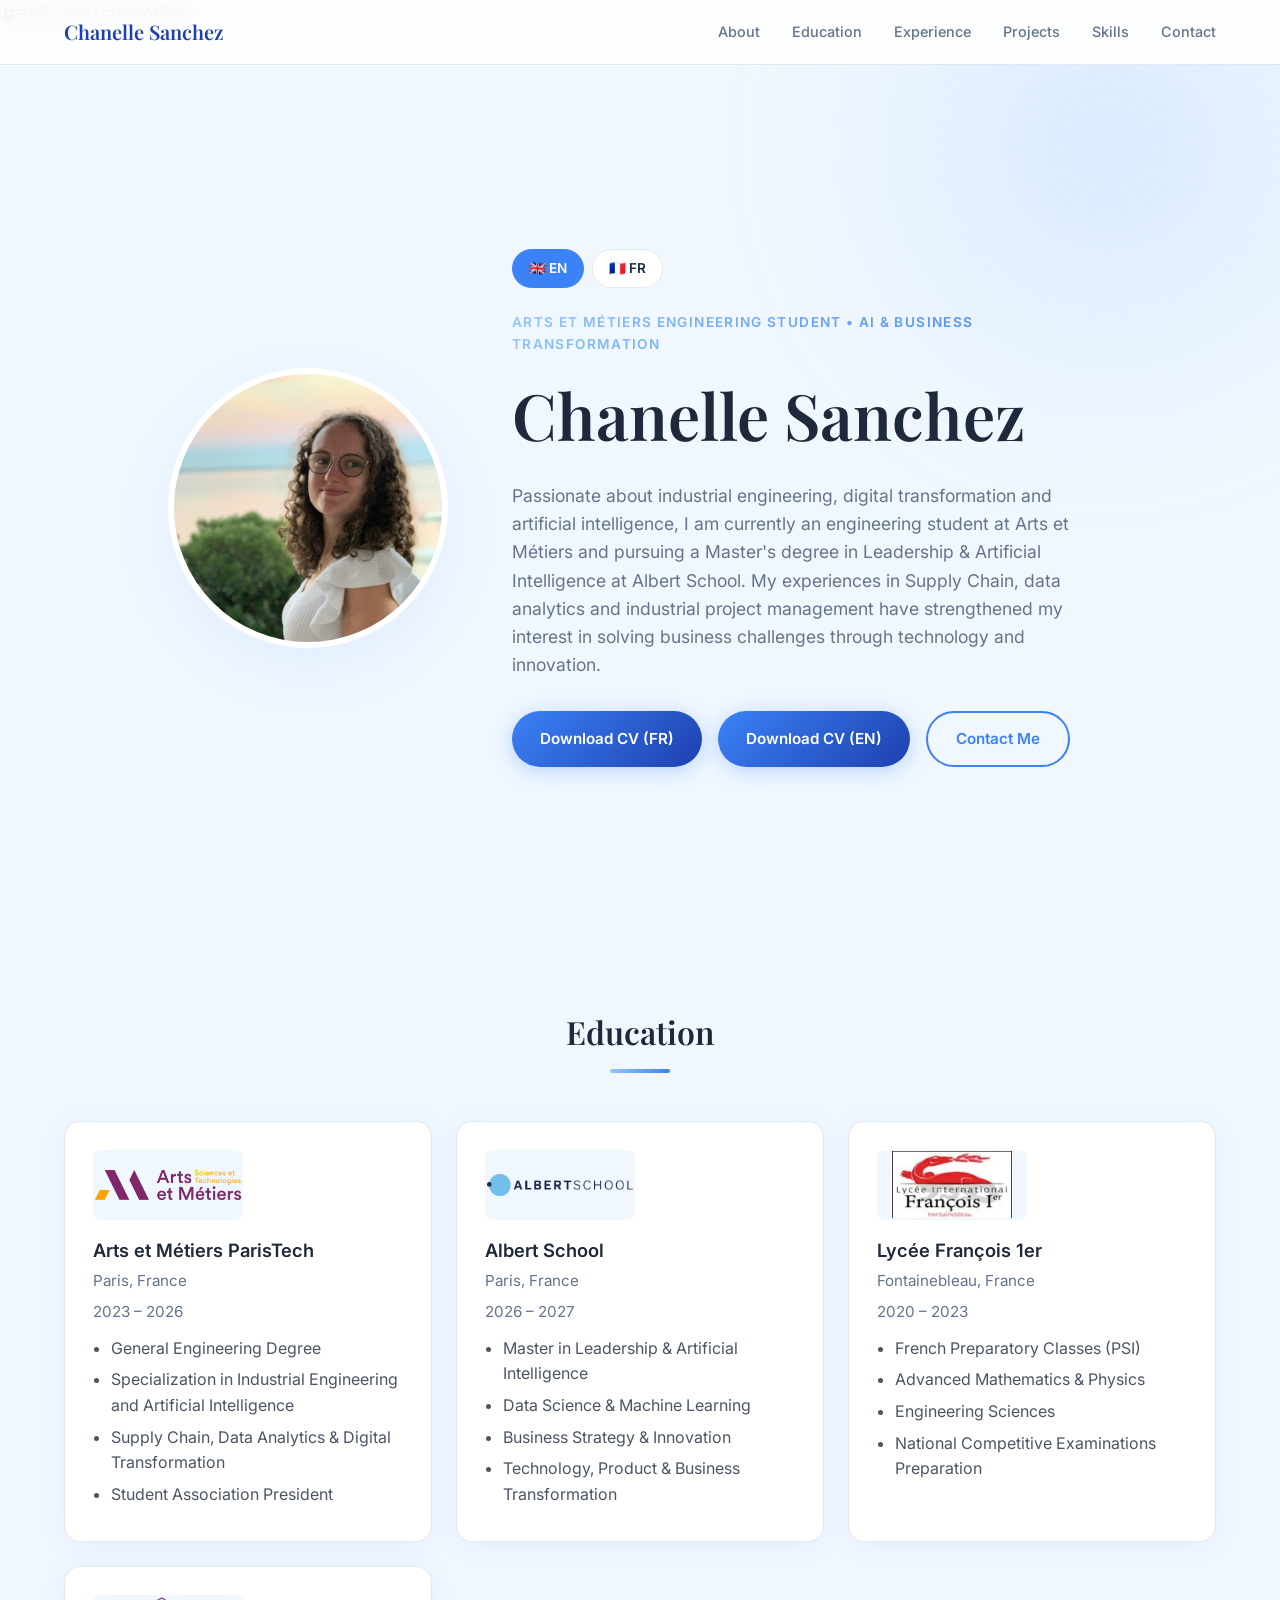
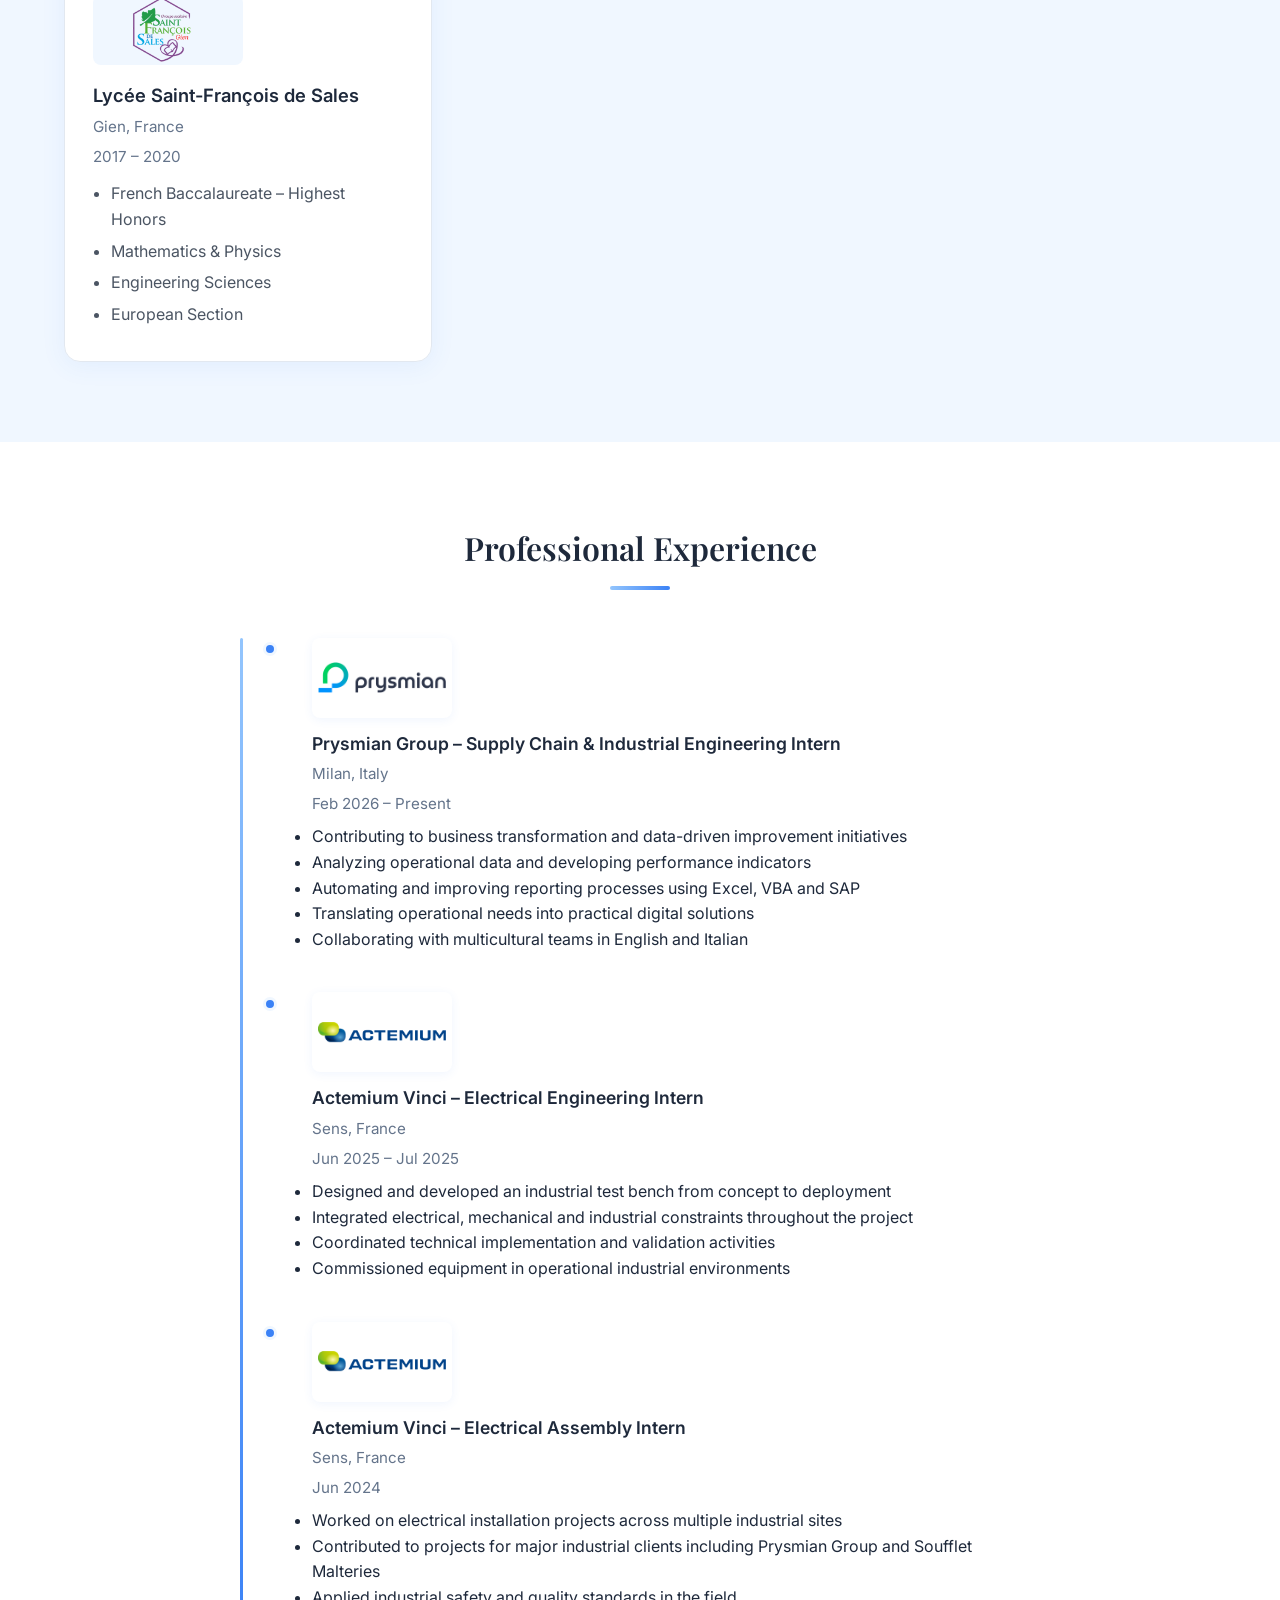
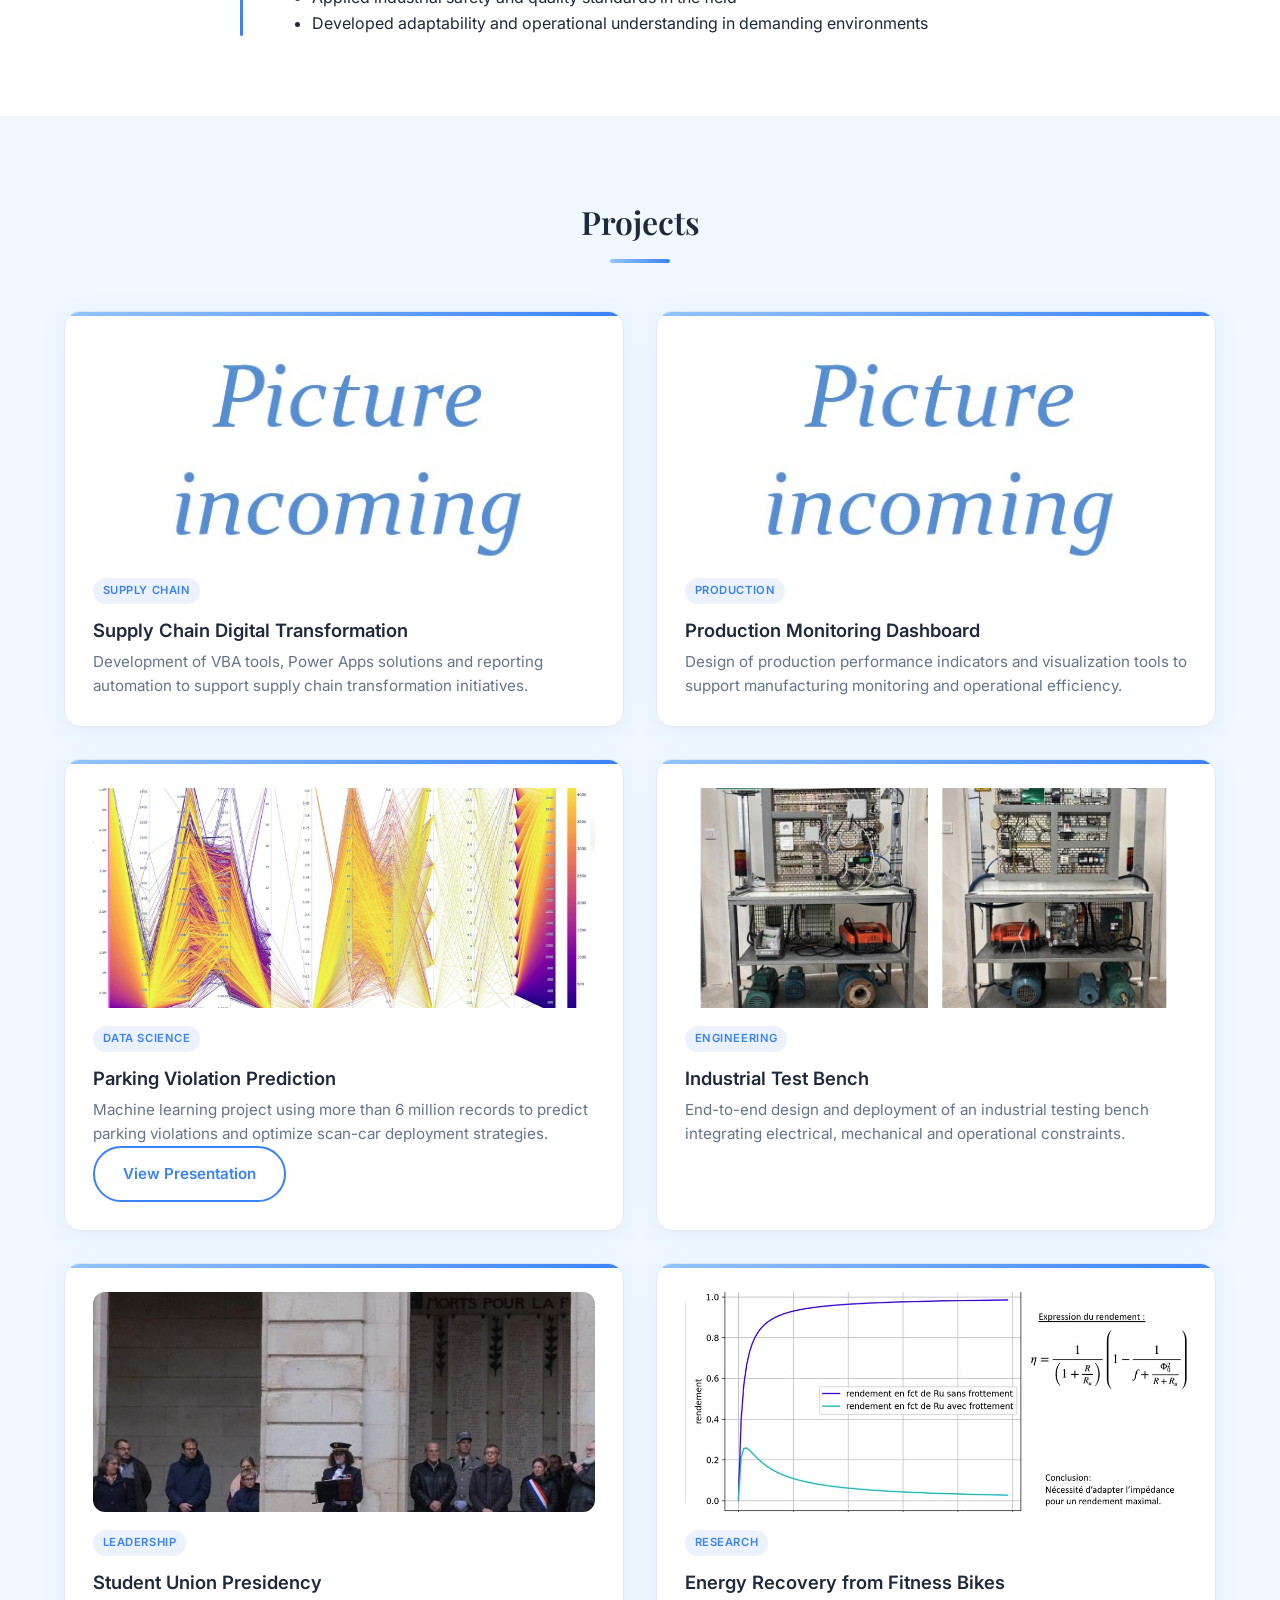
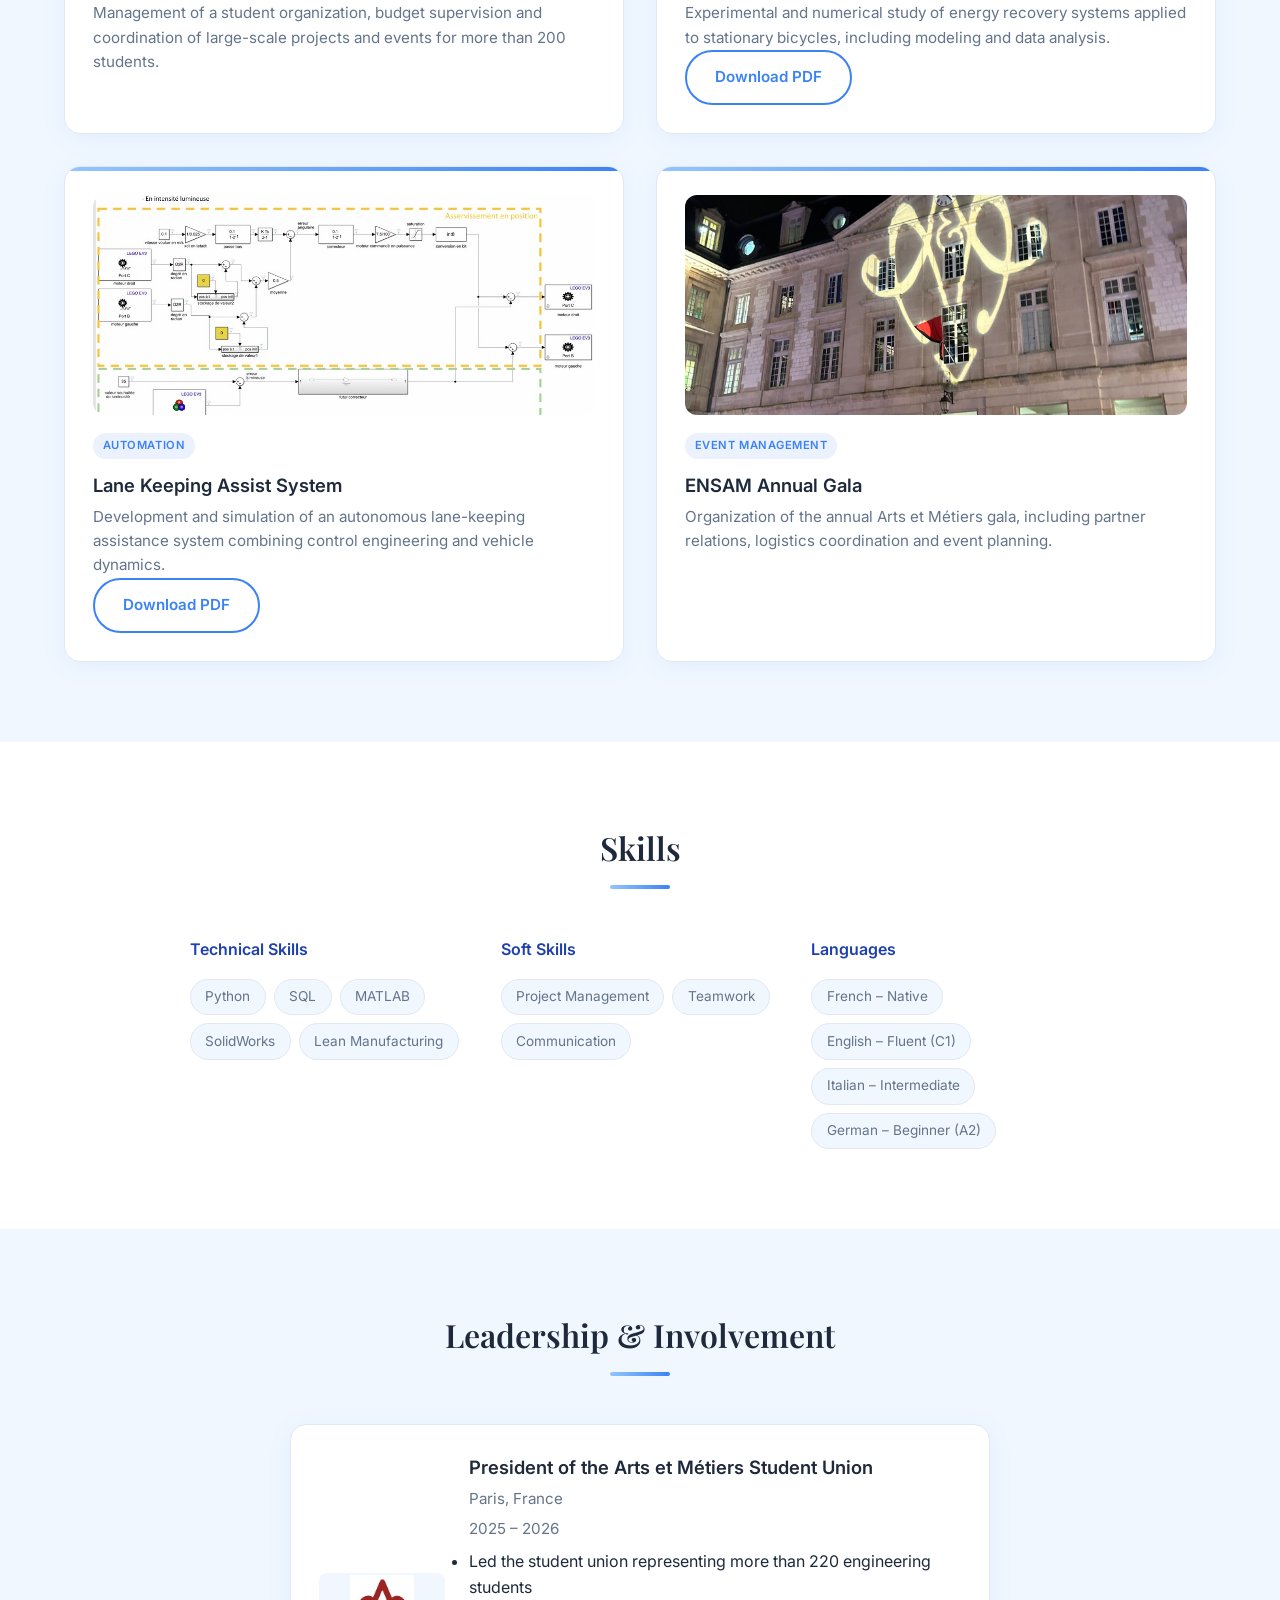
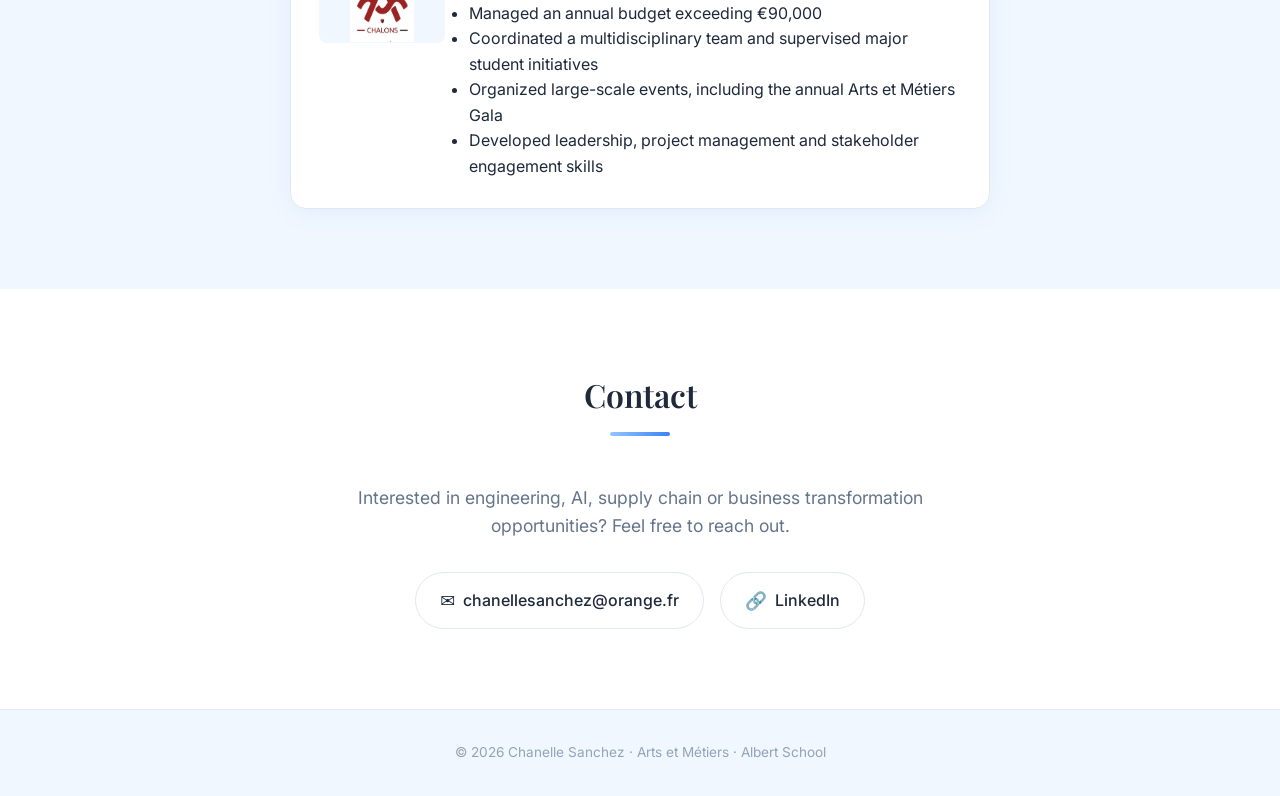
<file: index.html>
<!DOCTYPE html>
<html lang="fr">
<head>
  <meta charset="UTF-8" />
  <meta name="viewport" content="width=device-width, initial-scale=1.0" />
  <title>Chanelle Sanchez – Portfolio</title>
  <link rel="stylesheet" href="style.css" />
  
  <link rel="preconnect" href="https://fonts.googleapis.com">.gstatic.com" crossorigin>
  <link href="https://fonts.googleapis.com/css2?family=Inter:wght@400;500;600;700&family=Playfair+Display:wght@600&display=swap" rel="stylesheet">

</head>
<body>

  <!-- ========== NAVIGATION ========== -->
  <nav class="navbar">
    <div class="nav-brand">Chanelle Sanchez</div>
    <ul class="nav-links">
      <li><a href="#about">About</a></li>
      <li><a href="#education">Education</a></li>
      <li><a href="#experience">Experience</a></li>
      <li><a href="#projects">Projects</a></li>
      <li><a href="#skills">Skills</a></li>
      <li><a href="#contact">Contact</a></li>
    </ul>
    <button class="nav-toggle" aria-label="Menu">
      <span></span><span></span><span></span>
    </button>
  </nav>

  <!-- ========== HERO ========== -->
  <header class="hero" id="about">
  
    <div class="hero-content">
  
      <div class="hero-photo">
        <img src="Photo/IMG_9922.jpg" alt="Chanelle Sanchez" />
      </div>
  
      <div class="hero-text">
  
        <div class="language-switch">
  
          <a href="index.html" class="lang-btn active">
            🇬🇧 EN
          </a>
  
          <a href="fr.html" class="lang-btn">
            🇫🇷 FR
          </a>
  
        </div>
  
        <p class="hero-tagline">
          Arts et Métiers Engineering Student • AI & Business Transformation
        </p>
  
        <h1>Chanelle Sanchez</h1>
  
        <p class="hero-subtitle">
          Passionate about industrial engineering, digital transformation and artificial intelligence, I am currently an engineering student at Arts et Métiers and pursuing a Master's degree in Leadership & Artificial Intelligence at Albert School. My experiences in Supply Chain, data analytics and industrial project management have strengthened my interest in solving business challenges through technology and innovation.
        </p>
  
        <div class="hero-cta">
  
          <a href="CV/CV_Francais/CV_Chanelle_Sanchez.pdf"
             class="btn btn-primary"
             download>
            Download CV (FR)
          </a>
  
          <a href="CV/CV_Anglais/CV_Chanelle_Sanchez.pdf"
             class="btn btn-primary"
             download>
            Download CV (EN)
          </a>
  
          <a href="#contact"
             class="btn btn-outline">
            Contact Me
          </a>
  
        </div>
  
      </div>
  
    </div>
  
    <div class="hero-blob"></div>
  
  </header>

  <!-- ========== EDUCATION ========== -->
  <section class="section" id="education">
    <h2 class="section-title">Education</h2>
    <div class="card-grid">

      <article class="card">
        <div class="card-logo">
          <img src="Education/ArtsEtMetiers/logo_arts_et_metiers.png" alt="Arts et Métiers" />
        </div>
        <div class="card-body">
          <h3>Arts et Métiers ParisTech</h3>
          <p class="card-location">
            Paris, France
          </p>
          <p class="card-date">
            2023 – 2026
          </p>
          <ul class="education-list">
            <li>General Engineering Degree</li>
            <li>Specialization in Industrial Engineering and Artificial Intelligence</li>
            <li>Supply Chain, Data Analytics & Digital Transformation</li>
            <li>Student Association President</li>
          </ul>
      
        </div>
      </article>
      
      <article class="card">
        <div class="card-logo">
          <img src="Education/AlbertSchool/Logo_albertschool_bleu.png" alt="Albert School" />
        </div>
        <div class="card-body">
          <h3>Albert School</h3>
          <p class="card-location">
            Paris, France
          </p>
          <p class="card-date">
            2026 – 2027
          </p>
          <ul class="education-list">
            <li>Master in Leadership & Artificial Intelligence</li>
            <li>Data Science & Machine Learning</li>
            <li>Business Strategy & Innovation</li>
            <li>Technology, Product & Business Transformation</li>
          </ul>
        </div>
      </article>

      <article class="card">
        <div class="card-logo">
          <img src="Education/Francois1er/Logo_CPGE.png" alt="CPGE François 1er" />
        </div>
      
        <div class="card-body">
      
          <h3>Lycée François 1er</h3>
      
          <p class="card-location">
            Fontainebleau, France
          </p>
      
          <p class="card-date">
            2020 – 2023
          </p>
      
          <ul class="education-list">
            <li>French Preparatory Classes (PSI)</li>
            <li>Advanced Mathematics & Physics</li>
            <li>Engineering Sciences</li>
            <li>National Competitive Examinations Preparation</li>
          </ul>
      
        </div>
      </article>

      <article class="card">
        <div class="card-logo">
          <img src="Education/SaintFrancois/Logo_Lycee.png" alt="Lycée Saint-François de Sales" />
        </div>
      
        <div class="card-body">
      
          <h3>Lycée Saint-François de Sales</h3>
      
          <p class="card-location">
            Gien, France
          </p>
      
          <p class="card-date">
            2017 – 2020
          </p>
          <ul class="education-list">
            <li>French Baccalaureate – Highest Honors</li>
            <li>Mathematics & Physics</li>
            <li>Engineering Sciences</li>
            <li>European Section</li>
          </ul>
        </div>
      </article>
      

    </div>
  </section>

  <!-- ========== EXPERIENCE ========== -->
  <section class="section section-alt" id="experience">
    <h2 class="section-title">Professional Experience</h2>
    <div class="timeline">
  

      <article class="timeline-item">
        <div class="timeline-logo">
          <img src="Experiences_Professionnelles/Prysmian/Prysmian_Logo.png" alt="Prysmian" />
        </div>
      
        <div class="timeline-content">
          <h3>Prysmian Group – Supply Chain & Industrial Engineering Intern</h3>
      
          <p class="card-location">
            Milan, Italy
          </p>
      
          <p class="card-date">
            Feb 2026 – Present
          </p>
      
          <ul class="experience-list">
            <li>Contributing to business transformation and data-driven improvement initiatives</li>
            <li>Analyzing operational data and developing performance indicators</li>
            <li>Automating and improving reporting processes using Excel, VBA and SAP</li>
            <li>Translating operational needs into practical digital solutions</li>
            <li>Collaborating with multicultural teams in English and Italian</li>
          </ul>
        </div>
      </article>


      <article class="timeline-item">
        <div class="timeline-logo">
          <img src="Experiences_Professionnelles/Actemium R&D/logo-actemium.png" alt="Actemium" />
        </div>
      
        <div class="timeline-content">
          <h3>Actemium Vinci – Electrical Engineering Intern</h3>
      
          <p class="card-location">
            Sens, France
          </p>
      
          <p class="card-date">
            Jun 2025 – Jul 2025
          </p>
      
          <ul class="experience-list">
            <li>Designed and developed an industrial test bench from concept to deployment</li>
            <li>Integrated electrical, mechanical and industrial constraints throughout the project</li>
            <li>Coordinated technical implementation and validation activities</li>
            <li>Commissioned equipment in operational industrial environments</li>
          </ul>
        </div>
      </article>

      <article class="timeline-item">
        <div class="timeline-logo">
          <img src="Experiences_Professionnelles/Actemium ouvrier/logo-actemium.png" alt="Actemium" />
        </div>
      
        <div class="timeline-content">
          <h3>Actemium Vinci – Electrical Assembly Intern</h3>
      
          <p class="card-location">
            Sens, France
          </p>
      
          <p class="card-date">
            Jun 2024
          </p>
      
          <ul class="experience-list">
            <li>Worked on electrical installation projects across multiple industrial sites</li>
            <li>Contributed to projects for major industrial clients including Prysmian Group and Soufflet Malteries</li>
            <li>Applied industrial safety and quality standards in the field</li>
            <li>Developed adaptability and operational understanding in demanding environments</li>
          </ul>
        </div>
      </article>

    </div>
  </section>

  <!-- ========== PROJECTS ========== -->
  <section class="section" id="projects">
    <h2 class="section-title">Projects</h2>
    <div class="card-grid card-grid-projects">


      <article class="card card-project">
        <img
          src="Projects/1-ProjetSupply/Image_En_Cours.jpg"
          class="project-image"
          alt="Supply Chain Project"
        />
        <div class="card-body">
          <span class="card-tag">SUPPLY CHAIN</span>
          <h3>Supply Chain Digital Transformation</h3>
          <p>
            Development of VBA tools, Power Apps solutions
            and reporting automation to support supply chain
            transformation initiatives.
          </p>
        </div>
      </article>

      <article class="card card-project">      
        <img src="Projects/2-ProjetProduction/Image_En_Cours.jpg"
             class="project-image"
             alt="Production Dashboard">      
        <div class="card-body">      
          <span class="card-tag">PRODUCTION</span>      
          <h3>Production Monitoring Dashboard</h3>      
          <p>
            Design of production performance indicators and visualization tools to support manufacturing monitoring and operational efficiency.
          </p>     
        </div>     
      </article>

      <article class="card card-project">      
        <img src="Projects/3-ProjetDataChallenge/ProjetData_Image.jpg"
             class="project-image"
             alt="Data Challenge">      
        <div class="card-body">      
          <span class="card-tag">DATA SCIENCE</span>      
          <h3>Parking Violation Prediction</h3>     
          <p>
            Machine learning project using more than 6 million records to predict parking violations and optimize scan-car deployment strategies.
          </p>   
          <a href="Projects/3-ProjetDataChallenge/Belali_Fabre_Sanchez_Presentation.pdf"
             class="btn btn-outline"
             target="_blank">
            View Presentation
          </a>   
        </div>    
      </article>

      <article class="card card-project">      
        <img src="Projects/4-ProjetIndustrial Test Bench/Projet_Test_Bench_image.jpg"
             class="project-image"
             alt="Industrial Test Bench">      
        <div class="card-body">      
          <span class="card-tag">ENGINEERING</span>      
          <h3>Industrial Test Bench</h3>      
          <p>
            End-to-end design and deployment of an industrial testing bench integrating electrical, mechanical and operational constraints.
          </p>      
        </div>      
      </article>

      <article class="card card-project">
      
        <img src="Projects/6-ProjetStudentAssociation/Image_Student_Asso.jpg"
             class="project-image"
             alt="Student Association">
      
        <div class="card-body">
      
          <span class="card-tag">LEADERSHIP</span>
      
          <h3>Student Union Presidency</h3>
      
          <p>
            Management of a student organization, budget supervision and coordination of large-scale projects and events for more than 200 students.
          </p>
      
        </div>
      
      </article>

      <article class="card card-project">
      
        <img src="Projects/7-ProjetTIPE/Image_Tipe_2023.jpg"
             class="project-image"
             alt="Energy Recovery Project">
      
        <div class="card-body">
      
          <span class="card-tag">RESEARCH</span>
      
          <h3>Energy Recovery from Fitness Bikes</h3>
      
          <p>
            Experimental and numerical study of energy recovery systems applied to stationary bicycles, including modeling and data analysis.
          </p>
      
          <a href="Projects/7-ProjetTIPE/TIPE_2023_Chanelle_Sanchez.pdf"
             class="btn btn-outline"
             target="_blank">
            Download PDF
          </a>
      
        </div>
      
      </article>

      <article class="card card-project">
      
        <img src="Projects/8-ProjetTIPE2022/Image_Tipe_2022.jpg"
             class="project-image"
             alt="Lane Keeping Assist">
      
        <div class="card-body">
      
          <span class="card-tag">AUTOMATION</span>
      
          <h3>Lane Keeping Assist System</h3>
      
          <p>
            Development and simulation of an autonomous lane-keeping assistance system combining control engineering and vehicle dynamics.
          </p>
      
          <a href="Projects/8-ProjetTIPE2022/TIPE_2022_Chanelle_Sanchez.pdf"
             class="btn btn-outline"
             target="_blank">
            Download PDF
          </a>
      
        </div>
      
      </article>

      <article class="card card-project">
      
        <img src="Projects/9-ProjetGala/b5b245d6-a594-4207-9ad0-a21314cf582b.JPG"
             class="project-image"
             alt="ENSAM Gala">
      
        <div class="card-body">
      
          <span class="card-tag">EVENT MANAGEMENT</span>
      
          <h3>ENSAM Annual Gala</h3>
      
          <p>
            Organization of the annual Arts et Métiers gala, including partner relations, logistics coordination and event planning.
          </p>
      
        </div>
      
      </article>

    </div>
  </section>

  <!-- ========== SKILLS ========== -->
  <section class="section section-alt" id="skills">
    <h2 class="section-title">Skills</h2>
    <div class="skills-container">
      <!-- CONTENU : Skills.docx – adapte les catégories ci-dessous -->
      <div class="skill-category">
        <h3>Technical Skills</h3>
        <ul class="skill-list">
          <li><span class="skill-chip">Python</span></li>
          <li><span class="skill-chip">SQL</span></li>
          <li><span class="skill-chip">MATLAB</span></li>
          <li><span class="skill-chip">SolidWorks</span></li>
          <li><span class="skill-chip">Lean Manufacturing</span></li>
        </ul>
      </div>
      <div class="skill-category">
        <h3>Soft Skills</h3>
        <ul class="skill-list">
          <li><span class="skill-chip">Project Management</span></li>
          <li><span class="skill-chip">Teamwork</span></li>
          <li><span class="skill-chip">Communication</span></li>

        </ul>
      </div>
      <div class="skill-category">
        <h3>Languages</h3>
        <ul class="skill-list">
          <li><span class="skill-chip">French – Native</span></li>
          <li><span class="skill-chip">English – Fluent (C1)</span></li>
          <li><span class="skill-chip">Italian – Intermediate</span></li>
          <li><span class="skill-chip">German – Beginner (A2)</span></li>
        </ul>
      </div>
    </div>
  </section>


  <!-- ========== LEADERSHIP ========== -->
  <section class="section" id="leadership">
  
    <h2 class="section-title">Leadership & Involvement</h2>
  
    <div class="card card-wide">
  
      <div class="card-logo">
        <img src="Leadership/logo_Asso_Lead.jpg" alt="Arts et Métiers Student Union" />
      </div>
  
      <div class="card-body">
  
        <h3>President of the Arts et Métiers Student Union</h3>
  
        <p class="card-location">
          Paris, France
        </p>
  
        <p class="card-date">
          2025 – 2026
        </p>
  
        <ul class="experience-list">
          <li>Led the student union representing more than 220 engineering students</li>
          <li>Managed an annual budget exceeding €90,000</li>
          <li>Coordinated a multidisciplinary team and supervised major student initiatives</li>
          <li>Organized large-scale events, including the annual Arts et Métiers Gala</li>
          <li>Developed leadership, project management and stakeholder engagement skills</li>
        </ul>
  
      </div>
  
    </div>
  
  </section>

  <!-- ========== CONTACT ========== -->
  <section class="section section-alt" id="contact">
    <h2 class="section-title">Contact</h2>
    <div class="contact-container">
      <p class="contact-intro">
        Interested in engineering, AI, supply chain or business transformation opportunities? Feel free to reach out.
      </p>
      <div class="contact-links">
        <a href="mailto:chanellesanchez@orange.fr" class="contact-link">
          <span class="contact-icon">✉️</span>
          chanellesanchez@orange.fr
        </a>
        <a href="https://www.linkedin.com/in/chanelle-sanchez/"
           target="_blank"
           class="contact-link">
          <span class="contact-icon">🔗</span>
          LinkedIn
        </a>
      </div>
    </div>
  </section>

  <!-- ========== FOOTER ========== -->
  <footer class="footer">
    <p>© 2026 Chanelle Sanchez · Arts et Métiers · Albert School </p>
  </footer>

  <script>
    // Mobile nav toggle
    const toggle = document.querySelector('.nav-toggle');
    const navLinks = document.querySelector('.nav-links');
    toggle.addEventListener('click', () => {
      navLinks.classList.toggle('open');
      toggle.classList.toggle('active');
    });
  </script>

</body>
</html>
</file>
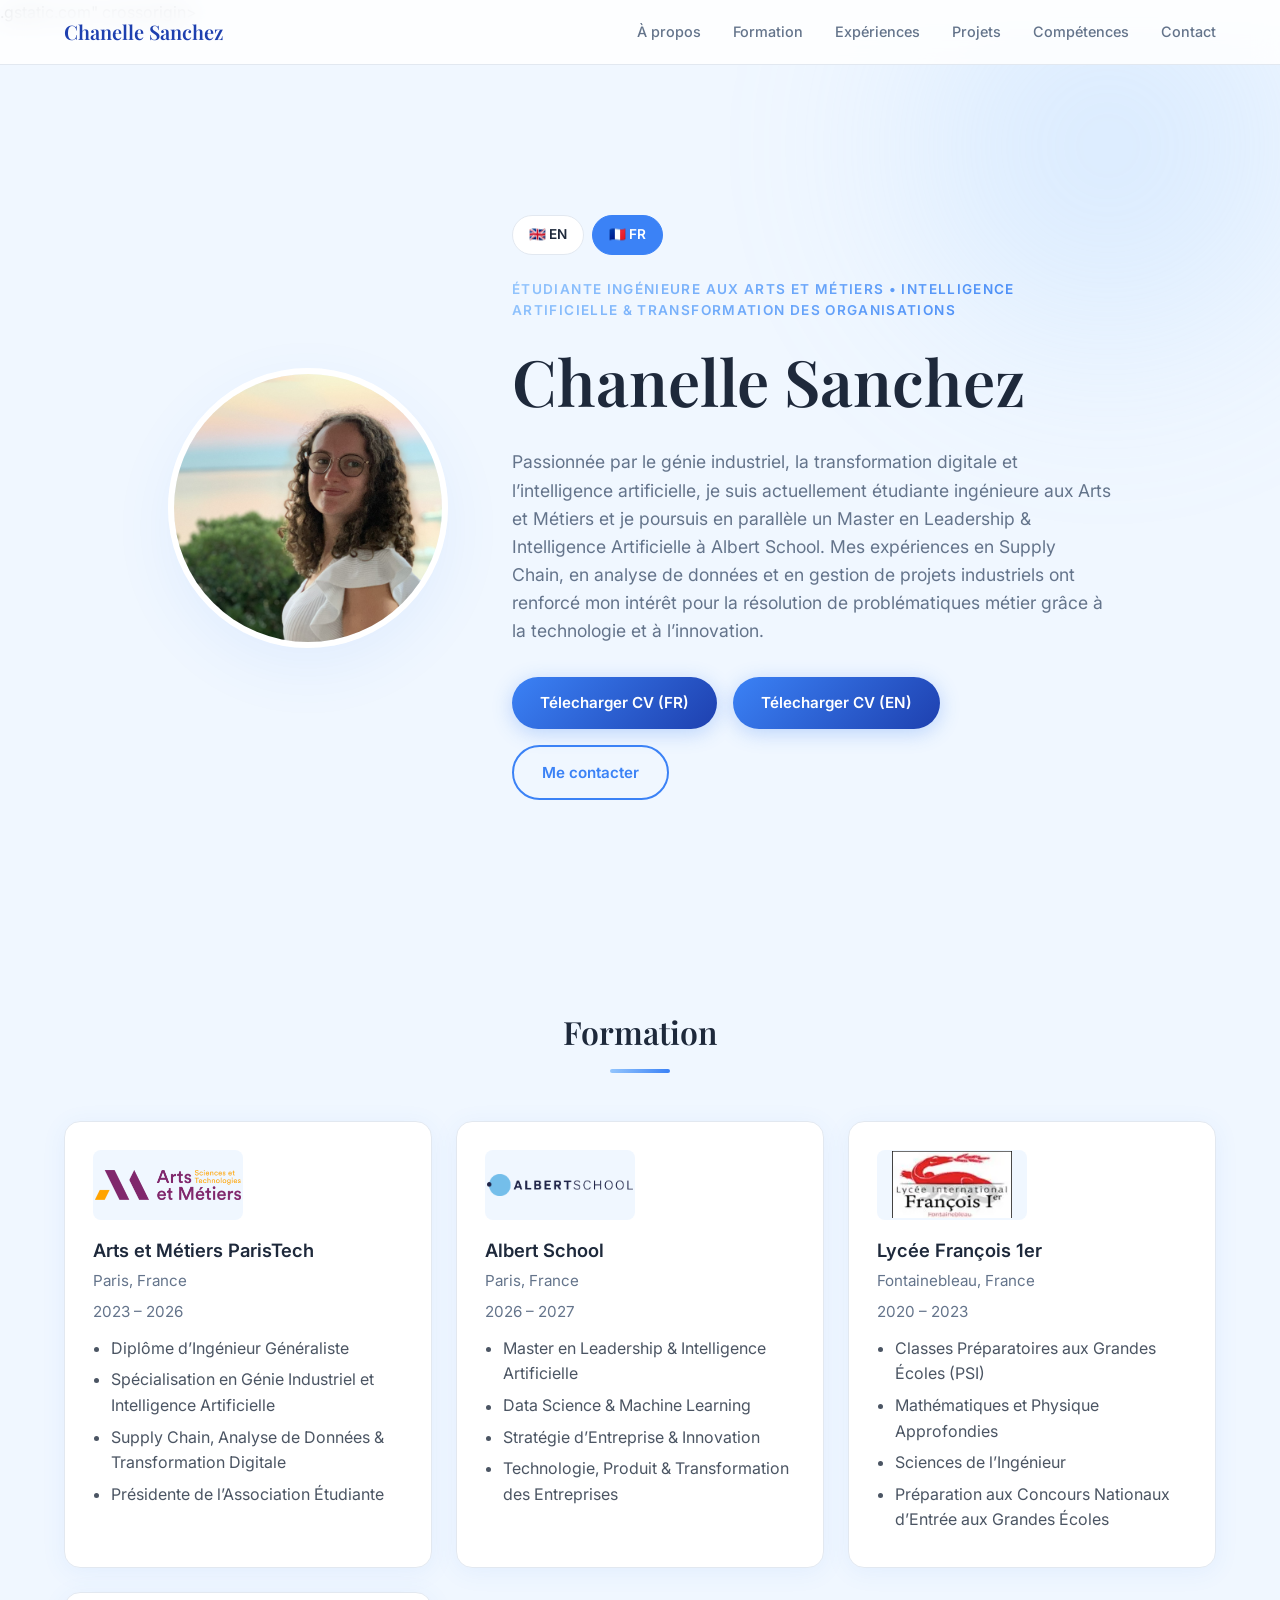
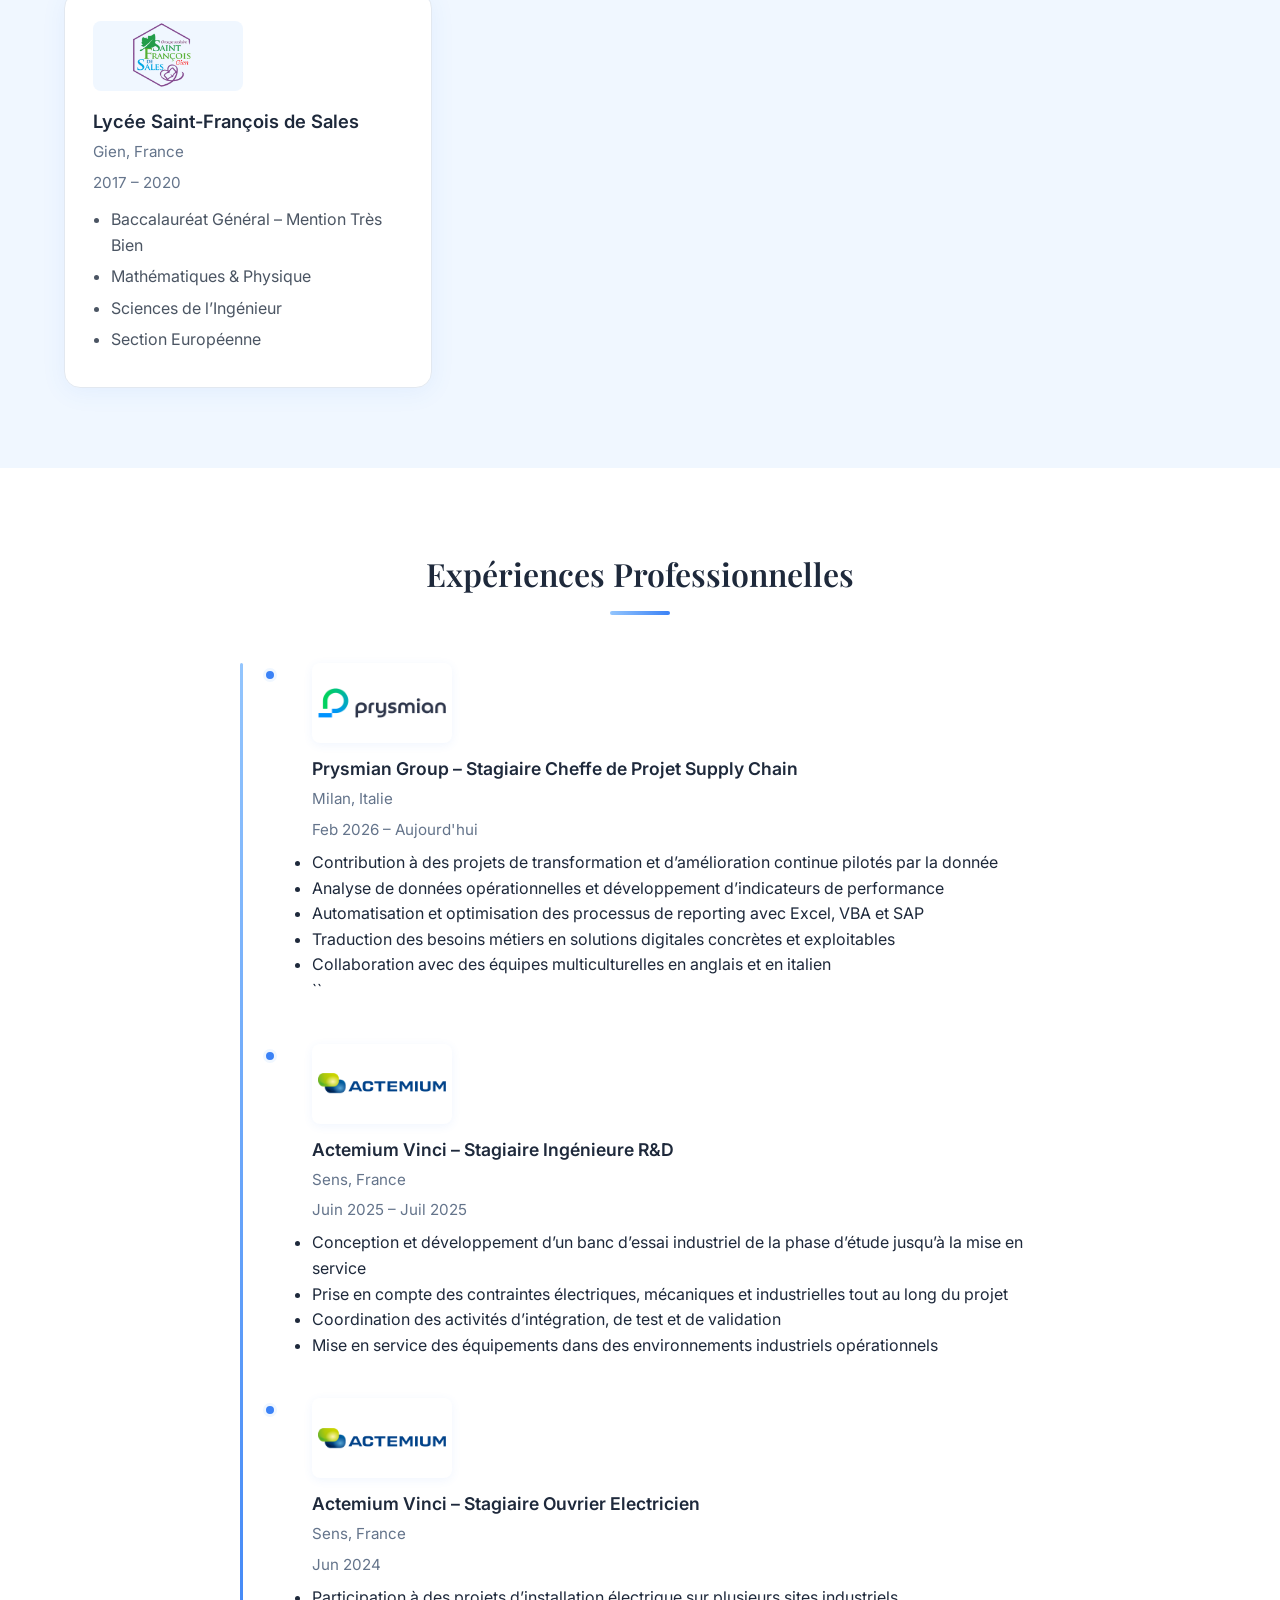
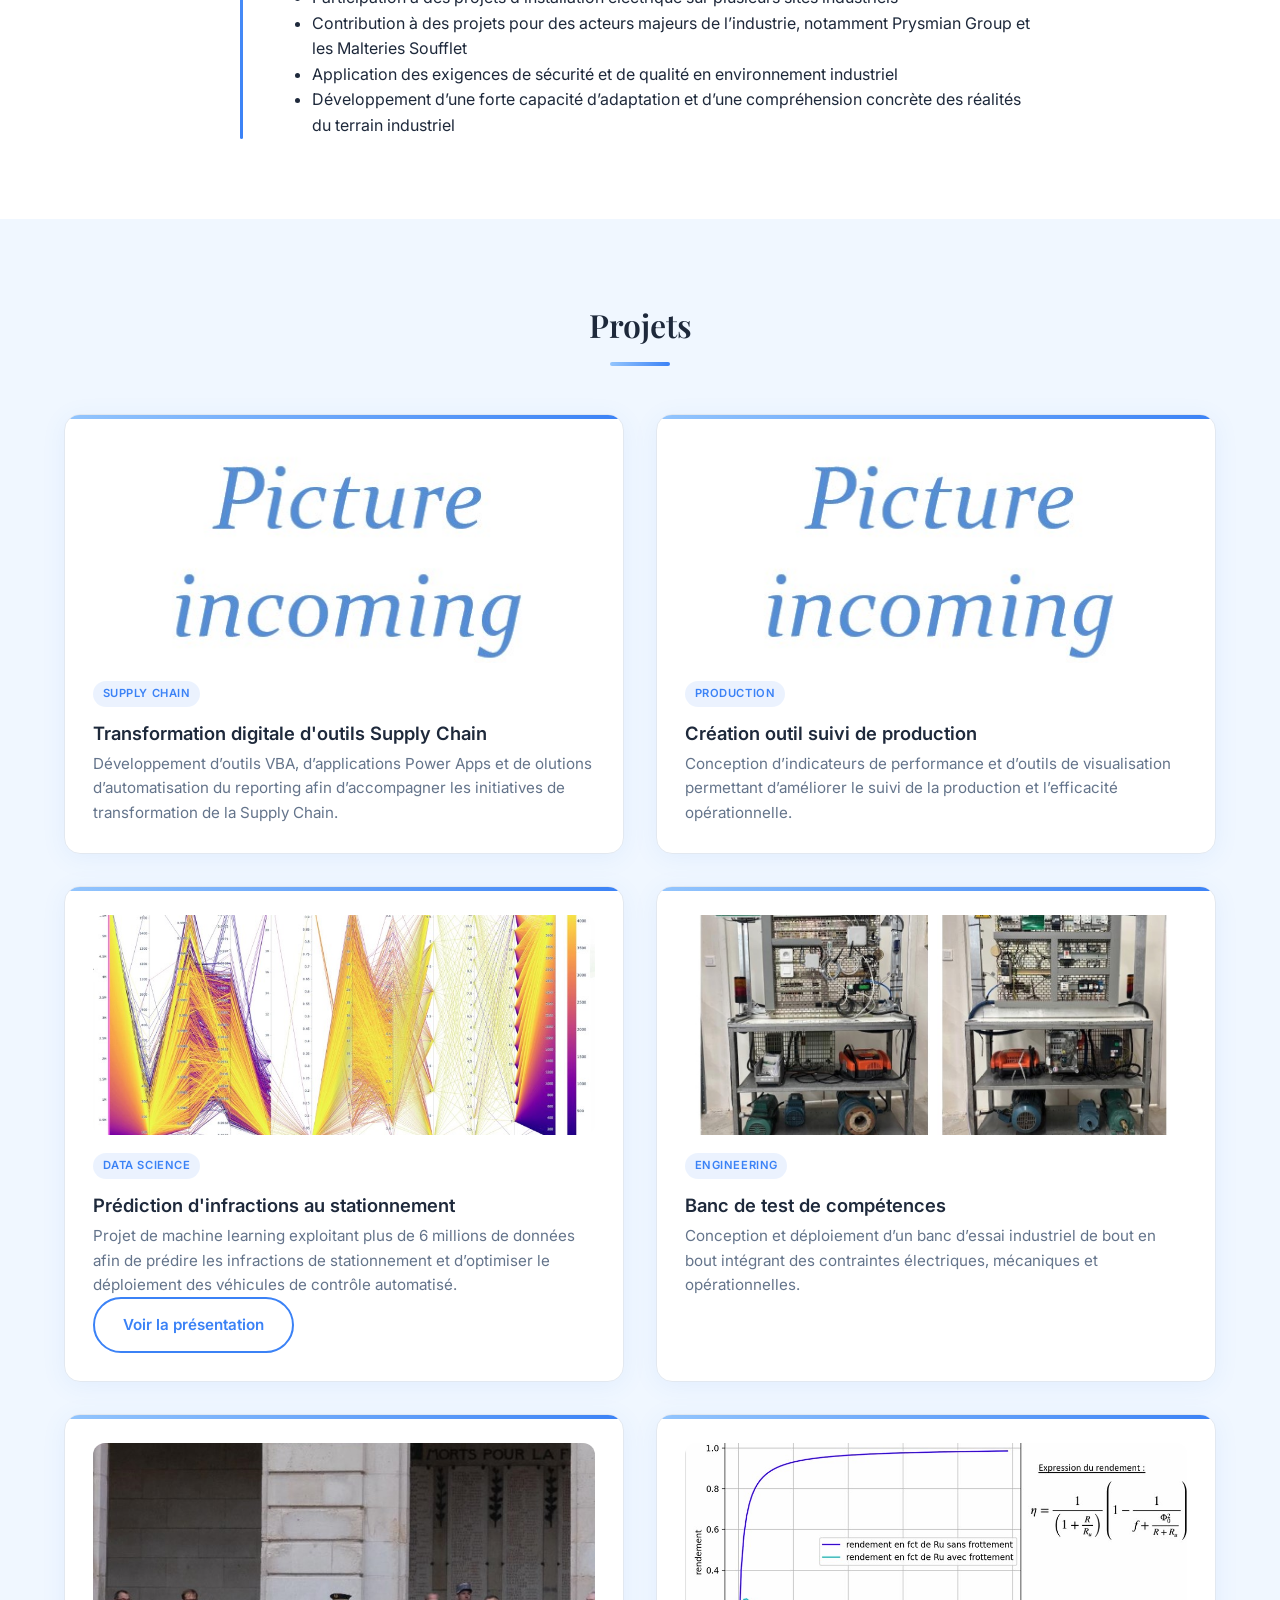
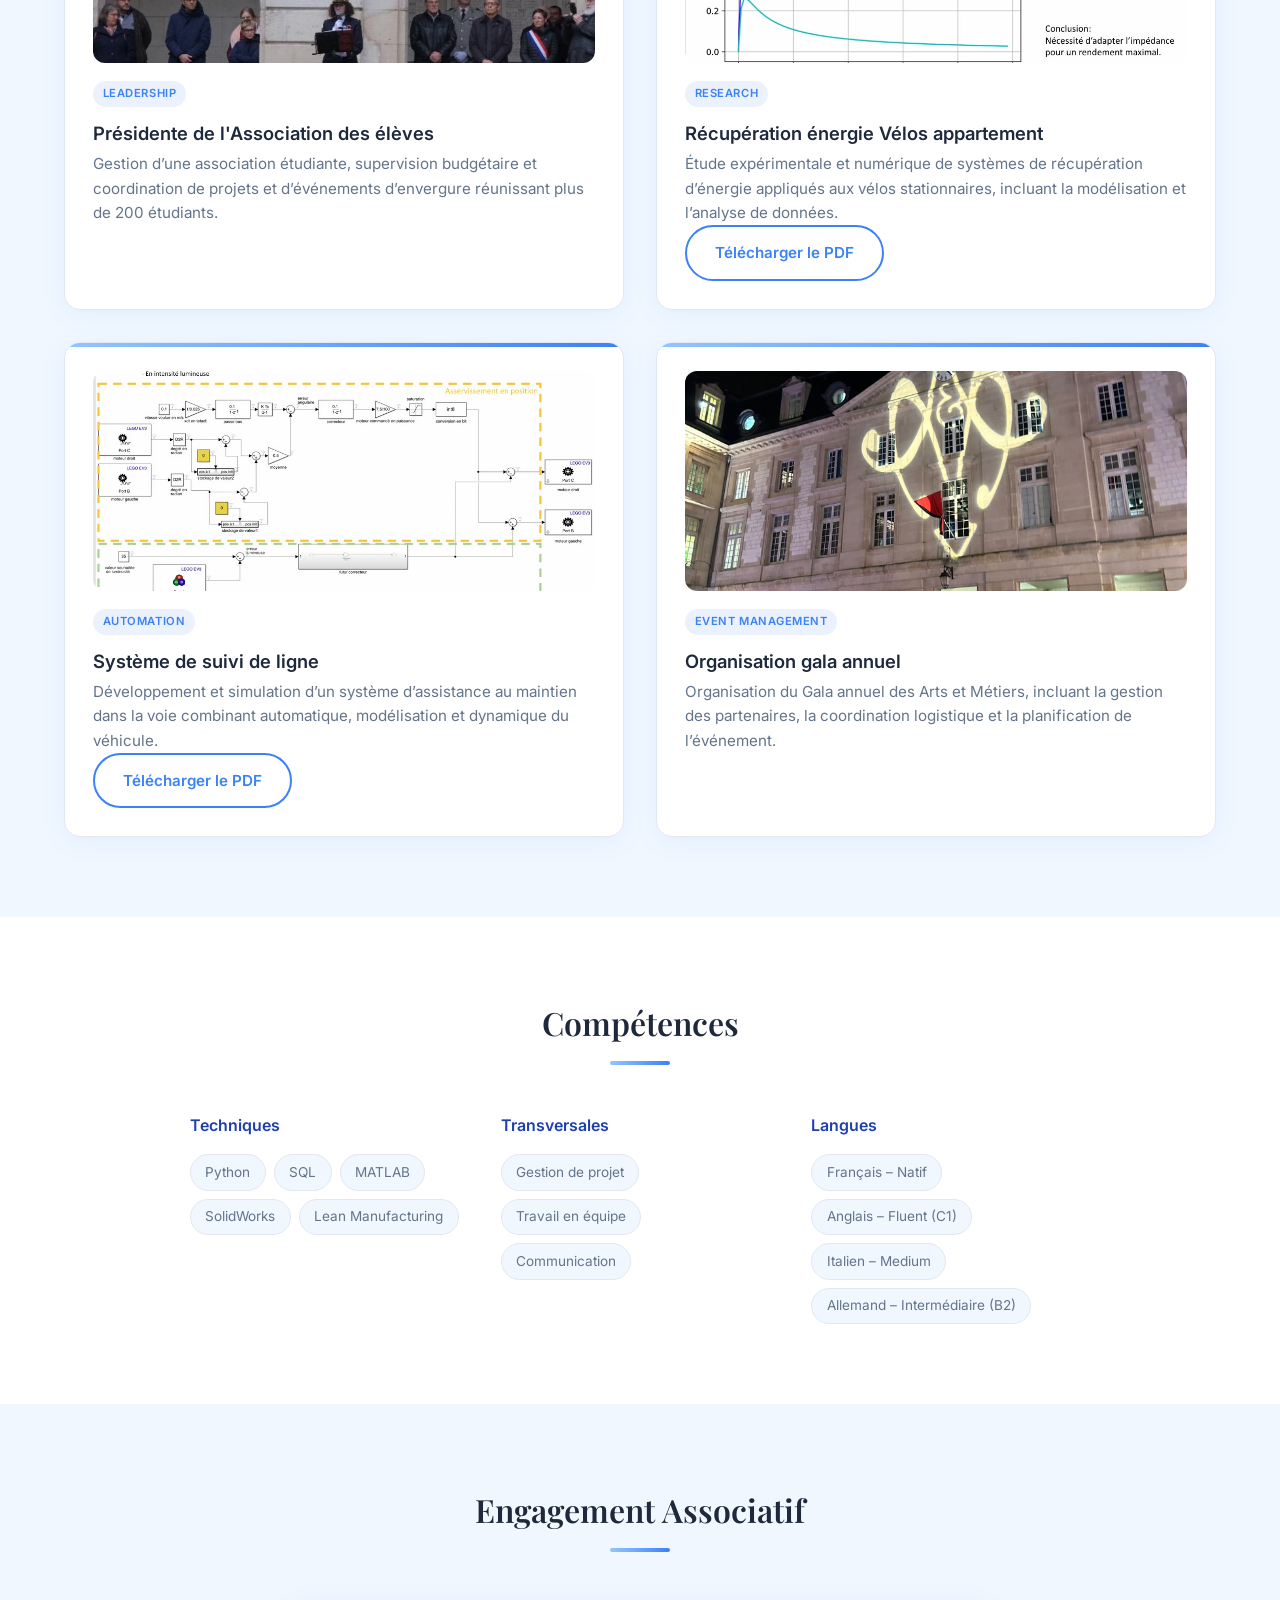
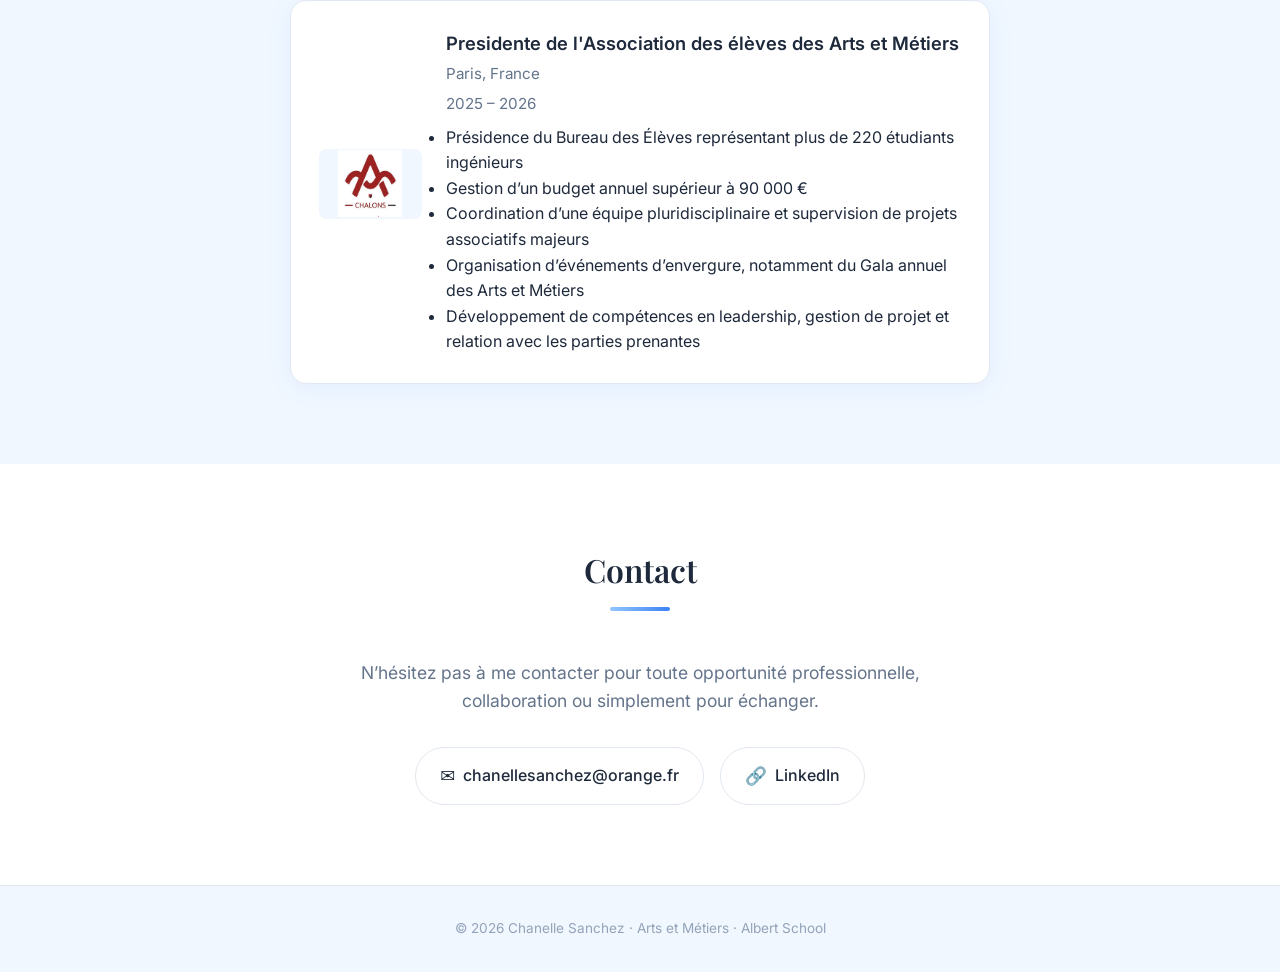
<file: fr.html>
<!DOCTYPE html>
<html lang="fr">
<head>
  <meta charset="UTF-8" />
  <meta name="viewport" content="width=device-width, initial-scale=1.0" />
  <title>Chanelle Sanchez – Portfolio</title>
  <link rel="stylesheet" href="style.css" />
  
  <link rel="preconnect" href="https://fonts.googleapis.com">.gstatic.com" crossorigin>
  <link href="https://fonts.googleapis.com/css2?family=Inter:wght@400;500;600;700&family=Playfair+Display:wght@600&display=swap" rel="stylesheet">

</head>
<body>

  <!-- ========== NAVIGATION ========== -->
  <nav class="navbar">
    <div class="nav-brand">Chanelle Sanchez</div>
    <ul class="nav-links">
      <li><a href="#about">À propos</a></li>
      <li><a href="#education">Formation</a></li>
      <li><a href="#experience">Expériences</a></li>
      <li><a href="#projects">Projets</a></li>
      <li><a href="#skills">Compétences</a></li>
      <li><a href="#contact">Contact</a></li>
    </ul>
    <button class="nav-toggle" aria-label="Menu">
      <span></span><span></span><span></span>
    </button>
  </nav>

  <!-- ========== HERO ========== -->
  <header class="hero" id="about">
  
    <div class="hero-content">
  
      <div class="hero-photo">
        <img src="Photo/IMG_9922.jpg" alt="Chanelle Sanchez" />
      </div>
  
      <div class="hero-text">
  
        <div class="language-switch">
  
          <a href="index.html" class="lang-btn">
            🇬🇧 EN
          </a>
  
          <a href="fr.html" class="lang-btn active">
            🇫🇷 FR
          </a>
  
        </div>
  
        <p class="hero-tagline">
          Étudiante ingénieure aux Arts et Métiers • Intelligence Artificielle & Transformation des Organisations
        </p>
  
        <h1>Chanelle Sanchez</h1>
  
        <p class="hero-subtitle">
          Passionnée par le génie industriel, la transformation digitale et l’intelligence artificielle, je suis actuellement étudiante ingénieure aux Arts et Métiers et je poursuis en parallèle un Master en Leadership & Intelligence Artificielle à Albert School. Mes expériences en Supply Chain, en analyse de données et en gestion de projets industriels ont renforcé mon intérêt pour la résolution de problématiques métier grâce à la technologie et à l’innovation.
        </p>
  
        <div class="hero-cta">
  
          <a href="CV/CV_Francais/CV_Chanelle_Sanchez.pdf"
             class="btn btn-primary"
             download>
            Télecharger CV (FR)
          </a>
  
          <a href="CV/CV_Anglais/CV_Chanelle_Sanchez.pdf"
             class="btn btn-primary"
             download>
            Télecharger CV (EN)
          </a>
  
          <a href="#contact"
             class="btn btn-outline">
            Me contacter
          </a>
  
        </div>
  
      </div>
  
    </div>
  
    <div class="hero-blob"></div>
  
  </header>

  <!-- ========== EDUCATION ========== -->
  <section class="section" id="education">
    <h2 class="section-title">Formation</h2>
    <div class="card-grid">

      <article class="card">
        <div class="card-logo">
          <img src="Education/ArtsEtMetiers/logo_arts_et_metiers.png" alt="Arts et Métiers" />
        </div>
        <div class="card-body">
          <h3>Arts et Métiers ParisTech</h3>
          <p class="card-location">
            Paris, France
          </p>
          <p class="card-date">
            2023 – 2026
          </p>
          <ul class="education-list">
            <li>Diplôme d’Ingénieur Généraliste</li>
            <li>Spécialisation en Génie Industriel et Intelligence Artificielle</li>
            <li>Supply Chain, Analyse de Données & Transformation Digitale</li>
            <li>Présidente de l’Association Étudiante</li>
          </ul>
      
        </div>
      </article>
      
      <article class="card">
        <div class="card-logo">
          <img src="Education/AlbertSchool/Logo_albertschool_bleu.png" alt="Albert School" />
        </div>
        <div class="card-body">
          <h3>Albert School</h3>
          <p class="card-location">
            Paris, France
          </p>
          <p class="card-date">
            2026 – 2027
          </p>
          <ul class="education-list">
            <li>Master en Leadership & Intelligence Artificielle</li>
            <li>Data Science & Machine Learning</li>
            <li>Stratégie d’Entreprise & Innovation</li>
            <li>Technologie, Produit & Transformation des Entreprises</li>
          </ul>
        </div>
      </article>

      <article class="card">
        <div class="card-logo">
          <img src="Education/Francois1er/Logo_CPGE.png" alt="CPGE François 1er" />
        </div>
      
        <div class="card-body">
      
          <h3>Lycée François 1er</h3>
      
          <p class="card-location">
            Fontainebleau, France
          </p>
      
          <p class="card-date">
            2020 – 2023
          </p>
      
          <ul class="education-list">
            <li>Classes Préparatoires aux Grandes Écoles (PSI)</li>
            <li>Mathématiques et Physique Approfondies</li>
            <li>Sciences de l’Ingénieur</li>
            <li>Préparation aux Concours Nationaux d’Entrée aux Grandes Écoles</li>
          </ul>
      
        </div>
      </article>

      <article class="card">
        <div class="card-logo">
          <img src="Education/SaintFrancois/Logo_Lycee.png" alt="Lycée Saint-François de Sales" />
        </div>
      
        <div class="card-body">
      
          <h3>Lycée Saint-François de Sales</h3>
      
          <p class="card-location">
            Gien, France
          </p>
      
          <p class="card-date">
            2017 – 2020
          </p>
          <ul class="education-list">
            <li>Baccalauréat Général – Mention Très Bien</li>
            <li>Mathématiques & Physique</li>
            <li>Sciences de l’Ingénieur</li>
            <li>Section Européenne</li>
          </ul>
        </div>
      </article>
      

    </div>
  </section>

  <!-- ========== EXPERIENCE ========== -->
  <section class="section section-alt" id="experience">
    <h2 class="section-title">Expériences Professionnelles</h2>
    <div class="timeline">
  

      <article class="timeline-item">
        <div class="timeline-logo">
          <img src="Experiences_Professionnelles/Prysmian/Prysmian_Logo.png" alt="Prysmian" />
        </div>
      
        <div class="timeline-content">
          <h3>Prysmian Group – Stagiaire Cheffe de Projet Supply Chain </h3>
      
          <p class="card-location">
            Milan, Italie
          </p>
      
          <p class="card-date">
            Feb 2026 – Aujourd'hui
          </p>
      
          <ul class="experience-list">
            <li>Contribution à des projets de transformation et d’amélioration continue pilotés par la donnée</li>
            <li>Analyse de données opérationnelles et développement d’indicateurs de performance</li>
            <li>Automatisation et optimisation des processus de reporting avec Excel, VBA et SAP</li>
            <li>Traduction des besoins métiers en solutions digitales concrètes et exploitables</li>
            <li>Collaboration avec des équipes multiculturelles en anglais et en italien</li>
``
          </ul>
        </div>
      </article>


      <article class="timeline-item">
        <div class="timeline-logo">
          <img src="Experiences_Professionnelles/Actemium R&D/logo-actemium.png" alt="Actemium" />
        </div>
      
        <div class="timeline-content">
          <h3>Actemium Vinci – Stagiaire Ingénieure R&D</h3>
      
          <p class="card-location">
            Sens, France
          </p>
      
          <p class="card-date">
            Juin 2025 – Juil 2025
          </p>
      
          <ul class="experience-list">
            <li>Conception et développement d’un banc d’essai industriel de la phase d’étude jusqu’à la mise en service</li>
            <li>Prise en compte des contraintes électriques, mécaniques et industrielles tout au long du projet</li>
            <li>Coordination des activités d’intégration, de test et de validation</li>
            <li>Mise en service des équipements dans des environnements industriels opérationnels</li>
          </ul>
        </div>
      </article>

      <article class="timeline-item">
        <div class="timeline-logo">
          <img src="Experiences_Professionnelles/Actemium ouvrier/logo-actemium.png" alt="Actemium" />
        </div>
      
        <div class="timeline-content">
          <h3>Actemium Vinci – Stagiaire Ouvrier Electricien</h3>
      
          <p class="card-location">
            Sens, France
          </p>
      
          <p class="card-date">
            Jun 2024
          </p>
      
          <ul class="experience-list">
            <li>Participation à des projets d’installation électrique sur plusieurs sites industriels</li>
            <li>Contribution à des projets pour des acteurs majeurs de l’industrie, notamment Prysmian Group et les Malteries Soufflet</li>
            <li>Application des exigences de sécurité et de qualité en environnement industriel</li>
            <li>Développement d’une forte capacité d’adaptation et d’une compréhension concrète des réalités du terrain industriel</li>
          </ul>
        </div>
      </article>

    </div>
  </section>

  <!-- ========== PROJECTS ========== -->
  <section class="section" id="projects">
    <h2 class="section-title">Projets</h2>
    <div class="card-grid card-grid-projects">


      <article class="card card-project">
        <img
          src="Projects/1-ProjetSupply/Image_En_Cours.jpg"
          class="project-image"
          alt="Projet Supply Chain"
        />
        <div class="card-body">
          <span class="card-tag">SUPPLY CHAIN</span>
          <h3>Transformation digitale d'outils Supply Chain</h3>
          <p>
            Développement d’outils VBA, d’applications Power Apps et de
            olutions d’automatisation du reporting afin d’accompagner
            les initiatives de transformation de la Supply Chain.
          </p>
        </div>
      </article>

      <article class="card card-project">      
        <img src="Projects/2-ProjetProduction/Image_En_Cours.jpg"
             class="project-image"
             alt="Suivi de Production">      
        <div class="card-body">      
          <span class="card-tag">PRODUCTION</span>      
          <h3>Création outil suivi de production</h3>      
          <p>
            Conception d’indicateurs de performance et d’outils de visualisation permettant d’améliorer le suivi de la production et l’efficacité opérationnelle.
          </p>     
        </div>     
      </article>

      <article class="card card-project">      
        <img src="Projects/3-ProjetDataChallenge/ProjetData_Image.jpg"
             class="project-image"
             alt="Data Challenge">      
        <div class="card-body">      
          <span class="card-tag">DATA SCIENCE</span>      
          <h3>Prédiction d'infractions au stationnement</h3>     
          <p>
            Projet de machine learning exploitant plus de 6 millions de données afin de prédire les infractions de stationnement et d’optimiser le déploiement des véhicules de contrôle automatisé.
          </p>   
          <a href="Projects/3-ProjetDataChallenge/Belali_Fabre_Sanchez_Presentation.pdf"
             class="btn btn-outline"
             target="_blank">
            Voir la présentation
          </a>   
        </div>    
      </article>

      <article class="card card-project">      
        <img src="Projects/4-ProjetIndustrial Test Bench/Projet_Test_Bench_image.jpg"
             class="project-image"
             alt="Banc de test">      
        <div class="card-body">      
          <span class="card-tag">ENGINEERING</span>      
          <h3>Banc de test de compétences</h3>      
          <p>
            Conception et déploiement d’un banc d’essai industriel de bout en bout intégrant des contraintes électriques, mécaniques et opérationnelles.
          </p>      
        </div>      
      </article>

      <article class="card card-project">
      
        <img src="Projects/6-ProjetStudentAssociation/Image_Student_Asso.jpg"
             class="project-image"
             alt="Association étudiante">
      
        <div class="card-body">
      
          <span class="card-tag">LEADERSHIP</span>
      
          <h3>Présidente de l'Association des élèves</h3>
      
          <p>
            Gestion d’une association étudiante, supervision budgétaire et coordination de projets et d’événements d’envergure réunissant plus de 200 étudiants.
          </p>
      
        </div>
      
      </article>

      <article class="card card-project">
      
        <img src="Projects/7-ProjetTIPE/Image_Tipe_2023.jpg"
             class="project-image"
             alt="Projet de récupération d'énergie">
      
        <div class="card-body">
      
          <span class="card-tag">RESEARCH</span>
      
          <h3>Récupération énergie Vélos appartement</h3>
      
          <p>
            Étude expérimentale et numérique de systèmes de récupération d’énergie appliqués aux vélos stationnaires, incluant la modélisation et l’analyse de données.
          </p>
      
          <a href="Projects/7-ProjetTIPE/TIPE_2023_Chanelle_Sanchez.pdf"
             class="btn btn-outline"
             target="_blank">
            Télécharger le PDF
          </a>
      
        </div>
      
      </article>

      <article class="card card-project">
      
        <img src="Projects/8-ProjetTIPE2022/Image_Tipe_2022.jpg"
             class="project-image"
             alt="Suivi de lignes">
      
        <div class="card-body">
      
          <span class="card-tag">AUTOMATION</span>
      
          <h3>Système de suivi de ligne</h3>
      
          <p>
            Développement et simulation d’un système d’assistance au maintien dans la voie combinant automatique, modélisation et dynamique du véhicule.
          </p>
      
          <a href="Projects/8-ProjetTIPE2022/TIPE_2022_Chanelle_Sanchez.pdf"
             class="btn btn-outline"
             target="_blank">
            Télécharger le PDF
          </a>
      
        </div>
      
      </article>

      <article class="card card-project">
      
        <img src="Projects/9-ProjetGala/b5b245d6-a594-4207-9ad0-a21314cf582b.JPG"
             class="project-image"
             alt="Gala ENSAM">
      
        <div class="card-body">
      
          <span class="card-tag">EVENT MANAGEMENT</span>
      
          <h3>Organisation gala annuel</h3>
      
          <p>
            Organisation du Gala annuel des Arts et Métiers, incluant la gestion des partenaires, la coordination logistique et la planification de l’événement.
          </p>
      
        </div>
      
      </article>

    </div>
  </section>

  <!-- ========== SKILLS ========== -->
  <section class="section section-alt" id="skills">
    <h2 class="section-title">Compétences</h2>
    <div class="skills-container">
      <!-- CONTENU : Skills.docx – adapte les catégories ci-dessous -->
      <div class="skill-category">
        <h3>Techniques</h3>
        <ul class="skill-list">
          <li><span class="skill-chip">Python</span></li>
          <li><span class="skill-chip">SQL</span></li>
          <li><span class="skill-chip">MATLAB</span></li>
          <li><span class="skill-chip">SolidWorks</span></li>
          <li><span class="skill-chip">Lean Manufacturing</span></li>
        </ul>
      </div>
      <div class="skill-category">
        <h3>Transversales</h3>
        <ul class="skill-list">
          <li><span class="skill-chip">Gestion de projet</span></li>
          <li><span class="skill-chip">Travail en équipe</span></li>
          <li><span class="skill-chip">Communication</span></li>
        </ul>
      </div>
      <div class="skill-category">
        <h3>Langues</h3>
        <ul class="skill-list">
          <li><span class="skill-chip">Français – Natif</span></li>
          <li><span class="skill-chip">Anglais – Fluent (C1)</span></li>
          <li><span class="skill-chip">Italien – Medium</span></li>
          <li><span class="skill-chip">Allemand – Intermédiaire (B2)</span></li>
        </ul>
      </div>
    </div>
  </section>


  <!-- ========== LEADERSHIP ========== -->
  <section class="section" id="leadership">
  
    <h2 class="section-title">Engagement Associatif</h2>
  
    <div class="card card-wide">
  
      <div class="card-logo">
        <img src="Leadership/logo_Asso_Lead.jpg" alt="Arts et Métiers Student Union" />
      </div>
  
      <div class="card-body">
  
        <h3>Presidente de l'Association des élèves des Arts et Métiers</h3>
  
        <p class="card-location">
          Paris, France
        </p>
  
        <p class="card-date">
          2025 – 2026
        </p>
  
        <ul class="experience-list">
          <li>Présidence du Bureau des Élèves représentant plus de 220 étudiants ingénieurs</li>
          <li>Gestion d’un budget annuel supérieur à 90 000 €</li>
          <li>Coordination d’une équipe pluridisciplinaire et supervision de projets associatifs majeurs</li>
          <li>Organisation d’événements d’envergure, notamment du Gala annuel des Arts et Métiers</li>
          <li>Développement de compétences en leadership, gestion de projet et relation avec les parties prenantes</li>
        </ul>
  
      </div>
  
    </div>
  
  </section>

  <!-- ========== CONTACT ========== -->
  <section class="section section-alt" id="contact">
    <h2 class="section-title">Contact</h2>
    <div class="contact-container">
      <p class="contact-intro">
        N’hésitez pas à me contacter pour toute opportunité professionnelle, collaboration ou simplement pour échanger.
      </p>
      <div class="contact-links">
        <a href="mailto:chanellesanchez@orange.fr" class="contact-link">
          <span class="contact-icon">✉️</span>
          chanellesanchez@orange.fr
        </a>
        <a href="https://www.linkedin.com/in/chanelle-sanchez/"
           target="_blank"
           class="contact-link">
          <span class="contact-icon">🔗</span>
          LinkedIn
        </a>
      </div>
    </div>
  </section>

  <!-- ========== FOOTER ========== -->
  <footer class="footer">
    <p>© 2026 Chanelle Sanchez · Arts et Métiers · Albert School </p>
  </footer>

  <script>
    // Mobile nav toggle
    const toggle = document.querySelector('.nav-toggle');
    const navLinks = document.querySelector('.nav-links');
    toggle.addEventListener('click', () => {
      navLinks.classList.toggle('open');
      toggle.classList.toggle('active');
    });
  </script>

</body>
</html>
</file>
<file: style.css>
/* ========================================
   VARIABLES & RESET
======================================== */
:root {
  /* Palette bleu très clair */
  --bg-primary: #f0f7ff;
  --bg-secondary: #ffffff;
  --bg-card: #ffffff;
  --accent: #3b82f6;
  --accent-light: #93c5fd;
  --accent-dark: #1e40af;
  --text-primary: #1e293b;
  --text-secondary: #64748b;
  --text-muted: #94a3b8;
  --border: #e2e8f0;
  --shadow: rgba(59, 130, 246, 0.08);
  --radius: 1rem;
  --radius-sm: 0.5rem;
  --transition: 0.3s ease;
}

*,
*::before,
*::after {
  margin: 0;
  padding: 0;
  box-sizing: border-box;
}

html {
  scroll-behavior: smooth;
}

body {
  font-family: 'Inter', system-ui, sans-serif;
  background: var(--bg-primary);
  color: var(--text-primary);
  line-height: 1.6;
  -webkit-font-smoothing: antialiased;
}

a {
  color: inherit;
  text-decoration: none;
}

img {
  max-width: 100%;
  height: auto;
  display: block;
}

/* ========================================
   NAVBAR
======================================== */
.navbar {
  position: fixed;
  top: 0;
  left: 0;
  right: 0;
  display: flex;
  align-items: center;
  justify-content: space-between;
  padding: 1rem 5%;
  background: rgba(255, 255, 255, 0.85);
  backdrop-filter: blur(12px);
  border-bottom: 1px solid var(--border);
  z-index: 1000;
}

.nav-brand {
  font-family: 'Playfair Display', serif;
  font-size: 1.25rem;
  font-weight: 600;
  color: var(--accent-dark);
}

.nav-links {
  display: flex;
  gap: 2rem;
  list-style: none;
}

.nav-links a {
  font-size: 0.9rem;
  font-weight: 500;
  color: var(--text-secondary);
  transition: color var(--transition);
}

.nav-links a:hover {
  color: var(--accent);
}

.nav-toggle {
  display: none;
  flex-direction: column;
  gap: 5px;
  background: none;
  border: none;
  cursor: pointer;
}

.nav-toggle span {
  width: 24px;
  height: 2px;
  background: var(--text-primary);
  transition: var(--transition);
}

/* Mobile nav */
@media (max-width: 768px) {
  .nav-links {
    position: absolute;
    top: 100%;
    left: 0;
    right: 0;
    flex-direction: column;
    gap: 0;
    background: var(--bg-secondary);
    border-bottom: 1px solid var(--border);
    max-height: 0;
    overflow: hidden;
    transition: max-height 0.4s ease;
  }
  .nav-links.open {
    max-height: 400px;
  }
  .nav-links li {
    border-top: 1px solid var(--border);
  }
  .nav-links a {
    display: block;
    padding: 1rem 5%;
  }
  .nav-toggle {
    display: flex;
  }
  .nav-toggle.active span:nth-child(1) {
    transform: rotate(45deg) translate(5px, 5px);
  }
  .nav-toggle.active span:nth-child(2) {
    opacity: 0;
  }
  .nav-toggle.active span:nth-child(3) {
    transform: rotate(-45deg) translate(5px, -5px);
  }
}

/* ========================================
   HERO
======================================== */
.hero {
  position: relative;
  min-height: 100vh;
  display: flex;
  align-items: center;
  padding: 8rem 5% 4rem;
  overflow: hidden;
}

.hero-content {
  display: flex;
  align-items: center;
  gap: 4rem;
  max-width: 1200px;
  margin: 0 auto;
  position: relative;
  z-index: 1;
}

.hero-photo {
  flex-shrink: 0;
}

.hero-photo img {
  width: 280px;
  height: 280px;
  object-fit: cover;
  border-radius: 50%;
  border: 6px solid var(--bg-secondary);
  box-shadow: 0 20px 60px var(--shadow);
}

.hero-text {
  max-width: 600px;
}

.hero-tagline {
  display: inline-block;
  font-size: 0.85rem;
  font-weight: 600;
  text-transform: uppercase;
  letter-spacing: 0.1em;
  color: var(--accent);
  background: linear-gradient(135deg, var(--accent-light) 0%, var(--accent) 100%);
  -webkit-background-clip: text;
  -webkit-text-fill-color: transparent;
  margin-bottom: 0.5rem;
}

.hero h1 {
  font-family: 'Playfair Display', serif;
  font-size: clamp(2.5rem, 5vw, 4rem);
  font-weight: 600;
  color: var(--text-primary);
  margin-bottom: 1rem;
}

.hero-subtitle {
  font-size: 1.1rem;
  color: var(--text-secondary);
  margin-bottom: 2rem;
}

.hero-cta {
  display: flex;
  gap: 1rem;
  flex-wrap: wrap;
}

/* Blob décoratif */
.hero-blob {
  position: absolute;
  top: -20%;
  right: -10%;
  width: 600px;
  height: 600px;
  background: radial-gradient(circle, var(--accent-light) 0%, transparent 70%);
  opacity: 0.3;
  border-radius: 50%;
  filter: blur(80px);
  pointer-events: none;
}

@media (max-width: 900px) {
  .hero-content {
    flex-direction: column;
    text-align: center;
  }
  .hero-cta {
    justify-content: center;
  }
}

/* ========================================
   BUTTONS
======================================== */
.btn {
  display: inline-flex;
  align-items: center;
  gap: 0.5rem;
  padding: 0.85rem 1.75rem;
  font-size: 0.95rem;
  font-weight: 600;
  border-radius: 50px;
  cursor: pointer;
  transition: all var(--transition);
}

.btn-primary {
  background: linear-gradient(135deg, var(--accent) 0%, var(--accent-dark) 100%);
  color: #fff;
  border: none;
  box-shadow: 0 4px 20px rgba(59, 130, 246, 0.3);
}

.btn-primary:hover {
  transform: translateY(-2px);
  box-shadow: 0 8px 30px rgba(59, 130, 246, 0.4);
}

.btn-outline {
  background: transparent;
  color: var(--accent);
  border: 2px solid var(--accent);
}

.btn-outline:hover {
  background: var(--accent);
  color: #fff;
}

/* ========================================
   SECTIONS
======================================== */
.section {
  padding: 5rem 5%;
}

.section-alt {
  background: var(--bg-secondary);
}

.section-title {
  font-family: 'Playfair Display', serif;
  font-size: 2rem;
  font-weight: 600;
  text-align: center;
  margin-bottom: 3rem;
  color: var(--text-primary);
}

.section-title::after {
  content: '';
  display: block;
  width: 60px;
  height: 4px;
  background: linear-gradient(90deg, var(--accent-light), var(--accent));
  margin: 0.75rem auto 0;
  border-radius: 2px;
}

/* ========================================
   CARD GRID
======================================== */
.card-grid {
  display: grid;
  gap: 1.5rem;
  max-width: 1200px;
  margin: 0 auto;
  grid-template-columns: repeat(auto-fit, minmax(280px, 1fr));
}


.card-grid-projects {
  display: grid;
  grid-template-columns: repeat(2, 1fr);
  gap: 2rem;
}

@media (max-width: 900px) {
  .card-grid-projects {
    grid-template-columns: 1fr;
  }
}


/* ========================================
   CARDS
======================================== */
.card {
  background: var(--bg-card);
  border-radius: var(--radius);
  padding: 1.75rem;
  box-shadow: 0 4px 24px var(--shadow);
  border: 1px solid var(--border);
  transition: transform var(--transition), box-shadow var(--transition);
}


.card:hover {
  transform: translateY(-15px);
  box-shadow: 0 25px 60px rgba(0,0,0,0.25);
}


.card-logo {
  width: 150px;
  height: 70px;
  display: flex;
  align-items: center;
  justify-content: center;
  background: var(--bg-primary);
  border-radius: var(--radius-sm);
  margin-bottom: 1rem;
  padding: 0.1rem;
}

.card-logo img {
  width: 100%;
  height: 100%;
  object-fit: contain;
}

.card-body h3 {
  font-size: 1.15rem;
  font-weight: 600;
  margin-bottom: 0.25rem;
}

.card-date {
  font-size: 0.8rem;
  color: var(--text-muted);
  margin-bottom: 0.5rem;
}

.card-body p {
  font-size: 0.95rem;
  color: var(--text-secondary);
}

/* Project cards */
.card-project {
  position: relative;
  overflow: hidden;
}

.card-project::before {
  content: '';
  position: absolute;
  top: 0;
  left: 0;
  width: 100%;
  height: 4px;
  background: linear-gradient(90deg, var(--accent-light), var(--accent));
}

.card-tag {
  display: inline-block;
  font-size: 0.7rem;
  font-weight: 600;
  text-transform: uppercase;
  letter-spacing: 0.05em;
  color: var(--accent);
  background: rgba(59, 130, 246, 0.1);
  padding: 0.25rem 0.6rem;
  border-radius: 50px;
  margin-bottom: 0.75rem;
}

/* Wide card (Leadership) */
.card-wide {
  display: flex;
  align-items: center;
  gap: 1.5rem;
  max-width: 700px;
  margin: 0 auto;
}

@media (max-width: 600px) {
  .card-wide {
    flex-direction: column;
    text-align: center;
  }
}

/* ========================================
   TIMELINE (Expériences)
======================================== */
.timeline {
  position: relative;
  max-width: 800px;
  margin: 0 auto;
  padding-left: 2rem;
}

.timeline::before {
  content: '';
  position: absolute;
  left: 0;
  top: 0;
  bottom: 0;
  width: 3px;
  background: linear-gradient(180deg, var(--accent-light), var(--accent));
  border-radius: 2px;
}

.timeline-item {
  position: relative;
  padding-left: 2.5rem;
  padding-bottom: 2.5rem;
}

.timeline-item:last-child {
  padding-bottom: 0;
}

.timeline-item::before {
  content: '';
  position: absolute;
  left: -0.55rem;
  top: 0.3rem;
  width: 14px;
  height: 14px;
  background: var(--accent);
  border: 3px solid var(--bg-primary);
  border-radius: 50%;
}

.timeline-logo {
  width: 140px;
  height: 80px;
  display: flex;
  align-items: center;
  justify-content: center;
  background: var(--bg-card);
  border-radius: var(--radius-sm);
  padding: 0.4rem;
  margin-bottom: 0.75rem;
  box-shadow: 0 2px 10px var(--shadow);
}


.timeline-logo img {
  width: 100%;
  height: 100%;
  object-fit: contain;
}


.timeline-content h3 {
  font-size: 1.1rem;
  font-weight: 600;
  margin-bottom: 0.25rem;
}

.timeline-content p {
  font-size: 0.95rem;
  color: var(--text-secondary);
}

/* ========================================
   SKILLS
======================================== */
.skills-container {
  display: grid;
  gap: 2rem;
  max-width: 900px;
  margin: 0 auto;
  grid-template-columns: repeat(auto-fit, minmax(200px, 1fr));
}

.skill-category h3 {
  font-size: 1rem;
  font-weight: 600;
  margin-bottom: 1rem;
  color: var(--accent-dark);
}

.skill-list {
  list-style: none;
  display: flex;
  flex-wrap: wrap;
  gap: 0.5rem;
}

.skill-chip {
  display: inline-block;
  font-size: 0.85rem;
  padding: 0.4rem 0.9rem;
  background: var(--bg-primary);
  border: 1px solid var(--border);
  border-radius: 50px;
  color: var(--text-secondary);
  transition: all var(--transition);
}

.skill-chip:hover {
  background: var(--accent);
  color: #fff;
  border-color: var(--accent);
}

/* ========================================
   CONTACT
======================================== */
.contact-container {
  text-align: center;
  max-width: 600px;
  margin: 0 auto;
}

.contact-intro {
  font-size: 1.1rem;
  color: var(--text-secondary);
  margin-bottom: 2rem;
}

.contact-links {
  display: flex;
  flex-wrap: wrap;
  justify-content: center;
  gap: 1rem;
}

.contact-link {
  display: inline-flex;
  align-items: center;
  gap: 0.5rem;
  padding: 0.85rem 1.5rem;
  background: var(--bg-card);
  border: 1px solid var(--border);
  border-radius: 50px;
  font-weight: 500;
  color: var(--text-primary);
  transition: all var(--transition);
}

.contact-link:hover {
  border-color: var(--accent);
  box-shadow: 0 4px 20px var(--shadow);
}

.contact-icon {
  font-size: 1.1rem;
}

/* ========================================
   FOOTER
======================================== */
.footer {
  text-align: center;
  padding: 2rem 5%;
  font-size: 0.85rem;
  color: var(--text-muted);
  border-top: 1px solid var(--border);
}

/* ========================================
   ANIMATIONS (subtle)
======================================== */
@keyframes fadeUp {
  from {
    opacity: 0;
    transform: translateY(20px);
  }
  to {
    opacity: 1;
    transform: translateY(0);
  }
}

.hero-content,
.card,
.timeline-item {
  animation: fadeUp 0.6s ease both;
}

.card:nth-child(2) { animation-delay: 0.1s; }
.card:nth-child(3) { animation-delay: 0.2s; }
.card:nth-child(4) { animation-delay: 0.3s; }

.timeline-item:nth-child(2) { animation-delay: 0.15s; }
.timeline-item:nth-child(3) { animation-delay: 0.3s; }
.timeline-item:nth-child(4) { animation-delay: 0.45s; }

.card-location{
    color:#6b7280;
    font-size:0.95rem;
    margin-bottom:6px;
}

.education-list{
    margin-top:12px;
    padding-left:18px;
}

.education-list li{
    margin-bottom:6px;
    color:#4b5563;
}


.project-image{
    width:100%;
    height:220px;
    object-fit:cover;
    border-radius:12px;
    margin-bottom:1rem;
}

.language-switch{
  display:flex;
  gap:0.5rem;
  margin-bottom:1.5rem;
}

.lang-btn{
  padding:0.5rem 1rem;
  border:1px solid var(--border);
  border-radius:50px;
  background:white;
  font-size:0.85rem;
  font-weight:600;
  transition:0.3s ease;
}

.lang-btn:hover{
  border-color:var(--accent);
}

.lang-btn.active{
  background:var(--accent);
  color:white;
  border-color:var(--accent);
}
</file>
